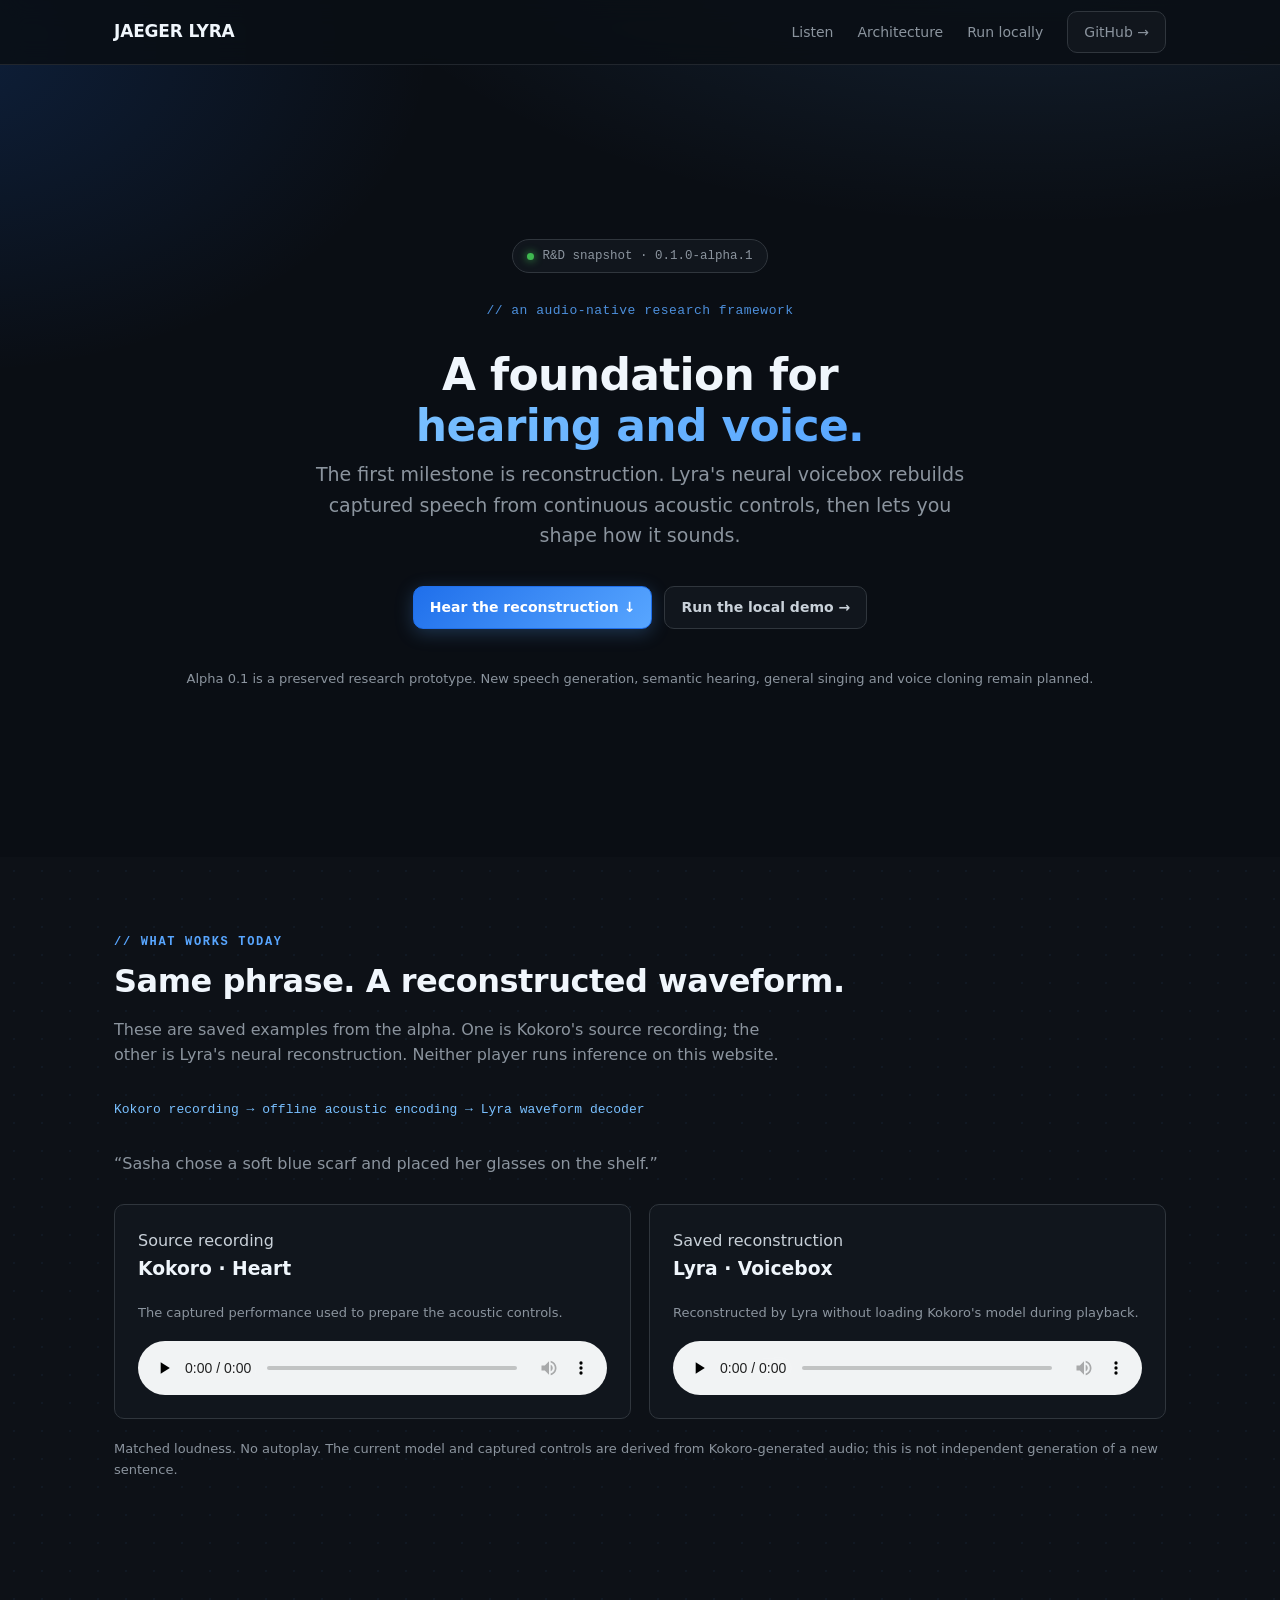
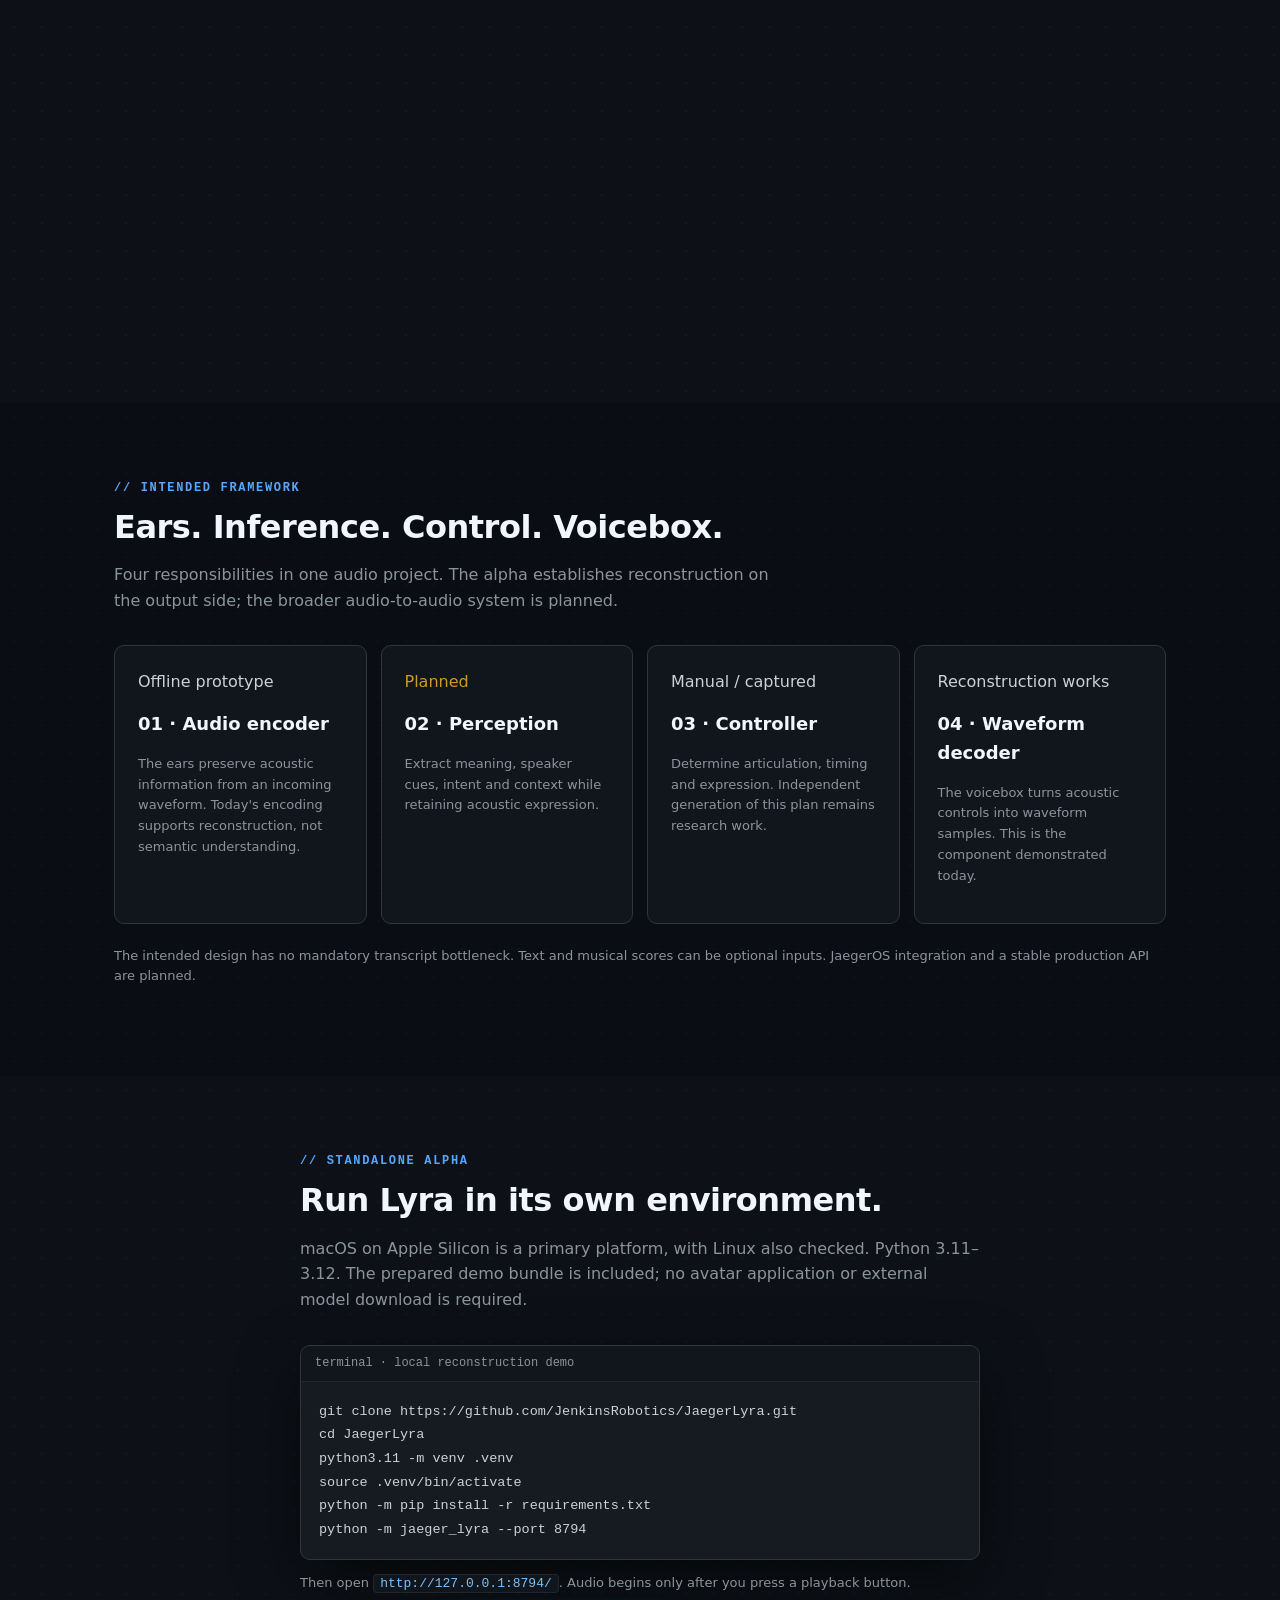
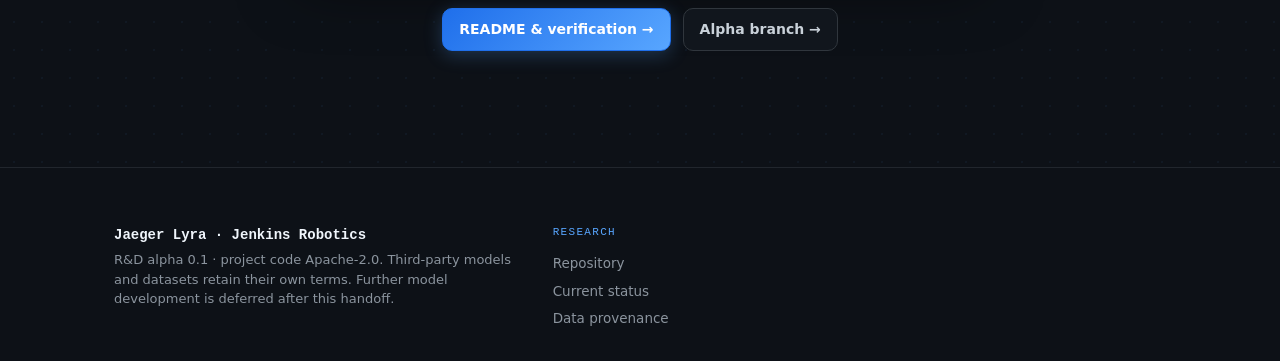
<file: index.html>
<!doctype html>
<html lang="en"><head><meta charset="utf-8"><meta name="viewport" content="width=device-width,initial-scale=1"><title>Jaeger Lyra · R&amp;D alpha 0.1</title><meta name="description" content="Jaeger Lyra is an audio-native research framework. Alpha 0.1 demonstrates independent neural reconstruction of captured Kokoro-derived speech, with expressive controls."><meta name="theme-color" content="#0d1117"><style>
  /* ── Palette + design system CLONED from JROS-site/index.html ──
     Same tokens, same section/nav/hero/feature/roadmap/footer
     patterns. See gh-pages/SITE.md for what to touch per-repo. ── */
  :root {
    --bg:        #0a0e14;
    --bg2:       #0d1117;
    --panel:     #11161d;
    --panel2:    #161b22;
    --fg:        #c9d1d9;
    --heading:   #f0f6fc;
    --muted:     #8b949e;
    --border:    #21262d;
    --border2:   #30363d;
    --accent:    #58a6ff;
    --accent2:   #79c0ff;
    --accent3:   #1f6feb;
    --glow:      rgba(88, 166, 255, 0.18);
    --green:     #3fb950;
    --warn:      #d29922;
    --red:       #f85149;
    --radius:    10px;
    --mono:      'JetBrains Mono', 'Fira Code', ui-monospace, SFMono-Regular, Menlo, Consolas, monospace;
    --sans:      -apple-system, BlinkMacSystemFont, 'Segoe UI', system-ui, sans-serif;
  }

  * { box-sizing: border-box; }
  html { scroll-behavior: smooth; scroll-padding-top: 64px; }

  body {
    margin: 0;
    color: var(--fg);
    font-family: var(--sans);
    line-height: 1.6;
    -webkit-font-smoothing: antialiased;
    background:
      radial-gradient(1200px 600px at 80% -15%, rgba(88,166,255,0.16), transparent 60%),
      radial-gradient(900px 600px at -5% 5%, rgba(31,111,235,0.18), transparent 55%),
      var(--bg);
    background-attachment: fixed;
  }

  a { color: var(--accent); text-decoration: none; }
  a:hover { color: var(--accent2); }

  .wrap { max-width: 1100px; margin: 0 auto; padding: 0 24px; }
  code.inline {
    background: var(--panel); padding: 1px 6px; border-radius: 4px;
    border: 1px solid var(--border); font-family: var(--mono);
    font-size: 13px; color: var(--accent2);
  }

  .hero, section {
    min-height: 100vh;
    display: flex;
    flex-direction: column;
    justify-content: center;
    padding: 80px 0;
    position: relative;
  }
  section:nth-of-type(odd) {
    background-color: var(--bg2);
    background-image: radial-gradient(circle, rgba(88,166,255,0.05) 1px, transparent 1.4px);
    background-size: 28px 28px;
  }
  section:nth-of-type(even) {
    background-color: var(--bg);
    background-image: radial-gradient(circle, rgba(88,166,255,0.04) 1px, transparent 1.4px);
    background-size: 28px 28px;
  }

  .hero, section { opacity: 0; transform: translateY(24px); transition: opacity .65s cubic-bezier(.2,.7,.2,1), transform .65s cubic-bezier(.2,.7,.2,1); }
  .hero.in, section.in { opacity: 1; transform: none; }
  @media (prefers-reduced-motion: reduce) {
    .hero, section { opacity: 1 !important; transform: none !important; transition: none; }
    .feature { opacity: 1 !important; transform: none !important; }
  }

  nav {
    position: sticky; top: 0; z-index: 50;
    backdrop-filter: blur(12px); -webkit-backdrop-filter: blur(12px);
    background: rgba(10, 14, 20, 0.86);
    border-bottom: 1px solid var(--border);
  }
  nav .wrap { display: flex; align-items: center; justify-content: space-between; height: 64px; }
  .brand { display: flex; align-items: center; gap: 10px; font-weight: 700; font-size: 17px; color: var(--heading); letter-spacing: -0.01em; }
  .brand-logo { flex-shrink: 0; border-radius: 6px; filter: drop-shadow(0 0 8px var(--glow)); }
  .nav-links { display: flex; align-items: center; gap: 24px; }
  .nav-links a { color: var(--muted); font-size: 14px; font-weight: 500; transition: color 0.15s ease; }
  .nav-links a:hover { color: var(--fg); }

  .btn {
    display: inline-flex; align-items: center; gap: 8px;
    padding: 9px 16px; border-radius: var(--radius); font-weight: 600; font-size: 14px;
    border: 1px solid var(--border2); color: var(--fg); background: var(--panel);
    transition: transform .12s ease, border-color .15s ease, background .15s ease;
    cursor: pointer; font-family: inherit;
  }
  .btn:hover { transform: translateY(-1px); border-color: var(--accent); color: var(--accent2); }
  .btn.primary {
    background: linear-gradient(135deg, var(--accent3), var(--accent));
    color: #fff; border: 1px solid var(--accent3);
    box-shadow: 0 4px 18px rgba(88, 166, 255, 0.25);
  }
  .btn.primary:hover { filter: brightness(1.08); color: #fff; }

  .hero { padding-top: 100px; text-align: center; overflow: hidden; position: relative; }
  .hero .wrap { position: relative; z-index: 2; }
  .hero-bg { position: absolute; inset: 0; overflow: hidden; pointer-events: none; z-index: 0; }
  .hero-bg::before {
    content: ""; position: absolute; inset: -40px;
    background-image:
      linear-gradient(rgba(88,166,255,0.07) 1px, transparent 1px),
      linear-gradient(90deg, rgba(88,166,255,0.07) 1px, transparent 1px);
    background-size: 48px 48px;
    mask-image: radial-gradient(ellipse at center, #000 30%, transparent 78%);
    -webkit-mask-image: radial-gradient(ellipse at center, #000 30%, transparent 78%);
    animation: grid-drift 32s linear infinite;
  }
  @keyframes grid-drift { from { transform: translate(0, 0); } to { transform: translate(48px, 48px); } }
  .hero-bg .orb { position: absolute; width: 540px; height: 540px; border-radius: 50%; filter: blur(80px); opacity: 0.55; will-change: transform; }
  .hero-bg .orb.one { background: radial-gradient(circle, rgba(88,166,255,0.55), transparent 70%); top: -180px; left: -120px; animation: orb-float-1 22s ease-in-out infinite; }
  .hero-bg .orb.two { background: radial-gradient(circle, rgba(31,111,235,0.5), transparent 70%); bottom: -200px; right: -120px; animation: orb-float-2 28s ease-in-out infinite; }
  .hero-bg .orb.three { width: 320px; height: 320px; background: radial-gradient(circle, rgba(121,192,255,0.35), transparent 70%); top: 30%; left: 50%; transform: translate(-50%, -50%); animation: orb-pulse 9s ease-in-out infinite; }
  @keyframes orb-float-1 { 0%, 100% { transform: translate(0, 0) scale(1); } 50% { transform: translate(140px, 80px) scale(1.12); } }
  @keyframes orb-float-2 { 0%, 100% { transform: translate(0, 0) scale(1); } 50% { transform: translate(-100px, -60px) scale(1.08); } }
  @keyframes orb-pulse { 0%, 100% { opacity: 0.32; transform: translate(-50%, -50%) scale(1); } 50% { opacity: 0.55; transform: translate(-50%, -50%) scale(1.18); } }
  .hero-bg .scan {
    position: absolute; left: 0; right: 0; height: 180px;
    background: linear-gradient(180deg, transparent 0%, rgba(88,166,255,0.10) 50%, transparent 100%);
    animation: scan-sweep 14s linear infinite; will-change: transform;
  }
  @keyframes scan-sweep { 0% { transform: translateY(-100%); opacity: 0; } 8% { opacity: 1; } 92% { opacity: 1; } 100% { transform: translateY(110vh); opacity: 0; } }
  .hero-bg .dot { position: absolute; width: 4px; height: 4px; border-radius: 50%; background: var(--accent2); box-shadow: 0 0 8px var(--accent2); opacity: 0.7; }
  .hero-bg .dot.a { top: 22%; left: 14%; animation: dot-drift 13s ease-in-out infinite; }
  .hero-bg .dot.b { top: 70%; left: 22%; animation: dot-drift 17s ease-in-out infinite reverse; }
  .hero-bg .dot.c { top: 30%; right: 18%; animation: dot-drift 19s ease-in-out infinite; }
  .hero-bg .dot.d { top: 78%; right: 12%; animation: dot-drift 15s ease-in-out infinite reverse; }
  .hero-bg .dot.e { top: 12%; left: 52%; animation: dot-drift 21s ease-in-out infinite; }
  @keyframes dot-drift { 0%, 100% { transform: translate(0, 0); opacity: 0.5; } 50% { transform: translate(20px, -16px); opacity: 1; } }
  @media (prefers-reduced-motion: reduce) {
    .hero-bg::before, .hero-bg .orb, .hero-bg .scan, .hero-bg .dot, .hero-mark { animation: none !important; }
  }

  .badge {
    display: inline-flex; align-items: center; gap: 8px; font-size: 12.5px; font-family: var(--mono);
    color: var(--muted); border: 1px solid var(--border2); background: var(--panel);
    padding: 6px 14px; border-radius: 999px; margin-bottom: 28px;
  }
  .badge .dot { width: 7px; height: 7px; border-radius: 50%; background: var(--green); box-shadow: 0 0 8px var(--green); }

  .hero-logo { display: flex; align-items: center; justify-content: center; gap: 18px; margin-bottom: 6px; }
  .hero-mark { border-radius: 14px; filter: drop-shadow(0 6px 26px var(--glow)) drop-shadow(0 0 10px rgba(88,166,255,0.25)); animation: mark-bob 6s ease-in-out infinite; }
  @keyframes mark-bob { 0%, 100% { transform: translateY(0); } 50% { transform: translateY(-4px); } }
  .wordmark { font-family: var(--mono); font-size: clamp(36px, 7vw, 56px); font-weight: 700; color: var(--heading); letter-spacing: -0.02em; line-height: 1; }

  .hero h1 { font-size: clamp(28px, 4.4vw, 44px); line-height: 1.15; margin: 24px 0 8px; letter-spacing: -0.015em; font-weight: 700; color: var(--heading); }
  .hero h1 .grad { background: linear-gradient(135deg, var(--accent2), var(--accent)); -webkit-background-clip: text; background-clip: text; -webkit-text-fill-color: transparent; }
  .hero .slogan { color: var(--accent); font-family: var(--mono); font-size: 13px; margin: 0 0 28px; letter-spacing: 0.5px; opacity: 0.85; }
  .hero .lede { font-size: clamp(16px, 2.1vw, 19px); color: var(--muted); max-width: 660px; margin: 0 auto 36px; }
  .hero-cta { display: flex; gap: 12px; justify-content: center; flex-wrap: wrap; margin-bottom: 40px; }

  .term { max-width: 680px; margin: 32px auto 0; text-align: left; background: var(--panel2); border: 1px solid var(--border2); border-radius: var(--radius); overflow: hidden; box-shadow: 0 24px 60px rgba(0, 0, 0, 0.55); }
  .term-bar { display: flex; align-items: center; justify-content: space-between; padding: 8px 14px; border-bottom: 1px solid var(--border); background: var(--panel); }
  .term-bar .ttl { color: var(--muted); font-size: 12px; font-family: var(--mono); }
  .term-bar .lights { display: flex; gap: 6px; }
  .term-bar .lights span { width: 11px; height: 11px; border-radius: 50%; background: var(--border2); }
  .term-bar .lights span:first-child { background: #ff5f57; }
  .term-bar .lights span:nth-child(2) { background: #febc2e; }
  .term-bar .lights span:nth-child(3) { background: #28c840; }
  .term pre { margin: 0; padding: 18px 18px; font-family: var(--mono); font-size: 13.5px; color: var(--fg); line-height: 1.75; white-space: pre-wrap; word-break: break-all; }
  .term .pmt { color: var(--accent); }
  .term .cm { color: var(--muted); font-style: italic; }
  .term .ok { color: var(--green); }
  .term .blink { display: inline-block; color: var(--accent2); animation: term-blink 1.05s steps(1) infinite; }
  @keyframes term-blink { 50% { opacity: 0; } }

  .eyebrow { color: var(--accent); font-weight: 700; font-family: var(--mono); font-size: 12px; letter-spacing: 0.14em; text-transform: uppercase; }
  h2.h { font-size: clamp(22px, 3.2vw, 32px); margin: 10px 0 16px; letter-spacing: -0.015em; color: var(--heading); font-weight: 700; line-height: 1.2; }
  .sub { color: var(--muted); max-width: 680px; font-size: 16px; }
  .center { text-align: center; }
  .center .sub { margin-left: auto; margin-right: auto; }

  .feature-grid { display: grid; grid-template-columns: repeat(auto-fill, minmax(280px, 1fr)); gap: 18px; margin-top: 44px; }
  .feature { background: var(--panel); border: 1px solid var(--border); border-radius: var(--radius); padding: 22px; transition: border-color .18s ease, transform .18s ease, background .18s ease; opacity: 0; transform: translateY(16px); }
  #features.in .feature { animation: domino-in .5s cubic-bezier(.2,.7,.2,1) forwards; }
  #features.in .feature:nth-child(1) { animation-delay: .04s; }
  #features.in .feature:nth-child(2) { animation-delay: .09s; }
  #features.in .feature:nth-child(3) { animation-delay: .14s; }
  #features.in .feature:nth-child(4) { animation-delay: .19s; }
  #features.in .feature:nth-child(5) { animation-delay: .24s; }
  #features.in .feature:nth-child(6) { animation-delay: .29s; }
  @keyframes domino-in { to { opacity: 1; transform: none; } }
  .feature:hover { border-color: var(--accent); transform: translateY(-2px); background: var(--panel2); }
  .feature h3 { font-size: 16px; margin: 0 0 8px; color: var(--heading); font-weight: 600; letter-spacing: -0.01em; }
  .feature p { margin: 0; color: var(--muted); font-size: 14px; line-height: 1.55; }
  .feature .pill { display: inline-block; margin-top: 12px; padding: 2px 9px; font-family: var(--mono); font-size: 11px; color: var(--accent2); background: rgba(88, 166, 255, 0.08); border: 1px solid rgba(88, 166, 255, 0.25); border-radius: 999px; }
  .feature .pill.dev { color: var(--warn); background: rgba(210, 153, 34, 0.08); border-color: rgba(210, 153, 34, 0.30); }
  .feature.dev { border-style: dashed; background: rgba(13, 17, 23, 0.5); }

  .ondeck-divider { display: flex; align-items: center; gap: 14px; margin: 56px 0 24px; color: var(--accent); font-family: var(--mono); font-size: 12px; letter-spacing: 0.14em; text-transform: uppercase; }
  .ondeck-divider::before, .ondeck-divider::after { content: ""; flex: 1; height: 1px; background: linear-gradient(90deg, transparent, var(--border2), transparent); }

  .arch { margin-top: 44px; display: grid; grid-template-columns: 1fr 1fr; gap: 24px; align-items: start; }
  @media (max-width: 720px) { .arch { grid-template-columns: 1fr; } }
  .arch-box { background: var(--panel); border: 1px solid var(--border2); border-radius: var(--radius); padding: 22px; }
  .arch-box h4 { margin: 0 0 8px; color: var(--accent); font-family: var(--mono); font-size: 13px; text-transform: uppercase; letter-spacing: 0.08em; }
  .arch-box h3 { margin: 0 0 12px; font-size: 18px; color: var(--heading); }
  .arch-box p { margin: 0; color: var(--muted); font-size: 14px; line-height: 1.6; }

  .roadmap { margin-top: 44px; position: relative; }
  .roadmap::before { content: ""; position: absolute; left: 18px; top: 6px; bottom: 6px; width: 2px; background: linear-gradient(180deg, var(--accent), var(--accent3), transparent); }
  .milestone { position: relative; padding: 0 0 28px 56px; }
  .milestone::before { content: ""; position: absolute; left: 11px; top: 6px; width: 16px; height: 16px; border-radius: 50%; background: var(--bg); border: 2px solid var(--accent); box-shadow: 0 0 0 4px var(--bg2), 0 0 12px var(--glow); }
  .milestone.done::before { background: var(--accent); }
  .milestone.next::before { background: var(--bg); border-color: var(--accent2); animation: pulse 2.4s ease-in-out infinite; }
  @keyframes pulse { 0%, 100% { box-shadow: 0 0 0 4px var(--bg2), 0 0 12px var(--glow); } 50% { box-shadow: 0 0 0 4px var(--bg2), 0 0 22px var(--accent2); } }
  .milestone h4 { margin: 0 0 6px; font-family: var(--mono); font-size: 13px; color: var(--accent); letter-spacing: 0.04em; }
  .milestone h3 { margin: 0 0 8px; color: var(--heading); font-size: 17px; letter-spacing: -0.01em; }
  .milestone p { margin: 0; color: var(--muted); font-size: 14px; line-height: 1.6; }

  .install-grid { margin-top: 44px; display: grid; grid-template-columns: 1fr; gap: 20px; max-width: 760px; }
  .step { background: var(--panel); border: 1px solid var(--border); border-radius: var(--radius); padding: 22px; position: relative; }
  .step .n { position: absolute; top: -14px; left: 18px; background: var(--accent); color: #fff; font-family: var(--mono); font-weight: 700; font-size: 14px; padding: 3px 10px; border-radius: 999px; box-shadow: 0 4px 12px var(--glow); }
  .step h3 { margin: 8px 0 8px; color: var(--heading); font-size: 16px; }
  .step p { margin: 0 0 12px; color: var(--muted); font-size: 14px; }
  .step pre { margin: 0; padding: 14px; background: var(--bg2); border: 1px solid var(--border); border-radius: 6px; font-family: var(--mono); font-size: 12.5px; color: var(--fg); overflow-x: auto; line-height: 1.55; }
  .step pre .pmt { color: var(--accent); }
  .step pre .cm { color: var(--muted); }

  footer { border-top: 1px solid var(--border); padding: 56px 0 32px; background: var(--bg2); }
  footer .wrap { display: grid; grid-template-columns: 1.3fr 2fr; gap: 40px; align-items: start; }
  @media (max-width: 720px) { footer .wrap { grid-template-columns: 1fr; gap: 28px; } }
  .foot-brand { display: flex; align-items: flex-start; gap: 14px; }
  .foot-brand img { border-radius: 6px; border: 1px solid var(--border2); background: #fff; padding: 3px; flex-shrink: 0; }
  .foot-line { font-family: var(--mono); color: var(--heading); font-size: 14px; margin-bottom: 4px; font-weight: 600; }
  .foot-sub { color: var(--muted); font-size: 13px; line-height: 1.5; }
  .foot-sub a { color: var(--accent); }
  .foot-cols { display: grid; grid-template-columns: repeat(3, 1fr); gap: 28px; }
  @media (max-width: 540px) { .foot-cols { grid-template-columns: repeat(2, 1fr); gap: 20px; } }
  .foot-col { display: flex; flex-direction: column; gap: 6px; }
  .foot-h { color: var(--accent); font-family: var(--mono); font-size: 11px; text-transform: uppercase; letter-spacing: 0.12em; margin-bottom: 6px; }
  .foot-col a { color: var(--muted); font-size: 13.5px; }
  .foot-col a:hover { color: var(--fg); }
  .foot-motto { margin-top: 10px; color: var(--accent2); font-family: var(--mono); font-size: 12px; font-style: italic; letter-spacing: 0.02em; opacity: 0.85; }

  @media (max-width: 640px) { .nav-links a:not(.btn) { display: none; } .nav-links { gap: 12px; } }

.hero,section{opacity:1;transform:none}.hero{min-height:88vh}section{min-height:0;padding:76px 0}.site-flow{display:grid;grid-template-columns:repeat(4,1fr);gap:14px;margin-top:32px}.site-flow article,.sample-card{background:var(--panel);border:1px solid var(--border2);padding:23px;border-radius:var(--radius)}.site-flow h3{font-size:18px;color:var(--heading);margin:15px 0}.site-flow p{font-size:13px;color:var(--muted)}.sample-grid{display:grid;grid-template-columns:1fr 1fr;gap:18px;margin-top:28px}.sample-card h3{margin-top:0;color:var(--heading)}audio{display:block;width:100%;margin-top:18px}.note{font-size:13px;color:var(--muted)}.pill.planned{color:var(--warn)}.term pre{white-space:pre-wrap;overflow-wrap:anywhere}.source-flow{font:13px var(--mono);color:var(--accent2);padding:18px 0}.nav-links{flex-wrap:wrap}.foot-sub{max-width:600px}@media(max-width:800px){.site-flow{grid-template-columns:1fr 1fr}.nav-links>a:not(.btn){display:none}.hero{min-height:0;padding-top:130px}}@media(max-width:540px){.site-flow,.sample-grid{grid-template-columns:1fr}.hero .wordmark{font-size:34px}.wrap{padding:0 20px}}
</style></head>
<body>
<nav><div class="wrap"><a class="brand" href="#top">JAEGER LYRA</a><div class="nav-links"><a href="#demo">Listen</a><a href="#architecture">Architecture</a><a href="#install">Run locally</a><a class="btn" href="https://github.com/JenkinsRobotics/JaegerLyra">GitHub →</a></div></div></nav>
<header class="hero" id="top"><div class="wrap"><div class="badge"><span class="dot"></span> R&amp;D snapshot · 0.1.0-alpha.1</div><p class="slogan">// an audio-native research framework</p><h1>A foundation for<br><span class="grad">hearing and voice.</span></h1><p class="lede">The first milestone is reconstruction. Lyra's neural voicebox rebuilds captured speech from continuous acoustic controls, then lets you shape how it sounds.</p><div class="hero-cta"><a class="btn primary" href="#demo">Hear the reconstruction ↓</a><a class="btn" href="#install">Run the local demo →</a></div><p class="note" style="margin-top:27px">Alpha 0.1 is a preserved research prototype. New speech generation, semantic hearing, general singing and voice cloning remain planned.</p></div></header>
<section id="demo"><div class="wrap"><div class="eyebrow">// what works today</div><h2 class="h">Same phrase. A reconstructed waveform.</h2><p class="sub">These are saved examples from the alpha. One is Kokoro's source recording; the other is Lyra's neural reconstruction. Neither player runs inference on this website.</p><div class="source-flow">Kokoro recording → offline acoustic encoding → Lyra waveform decoder</div><p class="sub">“Sasha chose a soft blue scarf and placed her glasses on the shelf.”</p><div class="sample-grid"><div class="sample-card"><span class="pill">Source recording</span><h3>Kokoro · Heart</h3><p class="note">The captured performance used to prepare the acoustic controls.</p><audio controls preload="none" aria-label="Kokoro Heart source recording" src="assets/heart-source.wav"></audio></div><div class="sample-card"><span class="pill">Saved reconstruction</span><h3>Lyra · Voicebox</h3><p class="note">Reconstructed by Lyra without loading Kokoro's model during playback.</p><audio controls preload="none" aria-label="Lyra reconstruction of Heart" src="assets/heart-lyra.wav"></audio></div></div><p class="note" style="margin-top:20px">Matched loudness. No autoplay. The current model and captured controls are derived from Kokoro-generated audio; this is not independent generation of a new sentence.</p><div class="features" style="margin-top:35px"><div class="feature"><h3>Complete words &amp; phrases</h3><p>Three captured voices, eighteen words and nine phrase comparisons. Whole words finish automatically.</p><span class="pill">Working prototype</span></div><div class="feature"><h3>Expressive controls</h3><p>Pitch, volume, resonance, brightness, pace and vibrato. Optional hold mode sustains a captured vowel.</p><span class="pill">Experimental shaping</span></div><div class="feature"><h3>Local streaming</h3><p>The Python decoder delivers short audio packets to a browser AudioWorklet. No account or remote inference service.</p><span class="pill">Prepared performances</span></div></div></div></section>
<section id="architecture"><div class="wrap"><div class="eyebrow">// intended framework</div><h2 class="h">Ears. Inference. Control. Voicebox.</h2><p class="sub">Four responsibilities in one audio project. The alpha establishes reconstruction on the output side; the broader audio-to-audio system is planned.</p><div class="site-flow"><article><span class="pill">Offline prototype</span><h3>01 · Audio encoder</h3><p>The ears preserve acoustic information from an incoming waveform. Today's encoding supports reconstruction, not semantic understanding.</p></article><article><span class="pill planned">Planned</span><h3>02 · Perception</h3><p>Extract meaning, speaker cues, intent and context while retaining acoustic expression.</p></article><article><span class="pill">Manual / captured</span><h3>03 · Controller</h3><p>Determine articulation, timing and expression. Independent generation of this plan remains research work.</p></article><article><span class="pill">Reconstruction works</span><h3>04 · Waveform decoder</h3><p>The voicebox turns acoustic controls into waveform samples. This is the component demonstrated today.</p></article></div><p class="note" style="margin-top:22px">The intended design has no mandatory transcript bottleneck. Text and musical scores can be optional inputs. JaegerOS integration and a stable production API are planned.</p></div></section>
<section id="install"><div class="wrap"><div class="eyebrow">// standalone alpha</div><h2 class="h">Run Lyra in its own environment.</h2><p class="sub">macOS on Apple Silicon is a primary platform, with Linux also checked. Python 3.11–3.12. The prepared demo bundle is included; no avatar application or external model download is required.</p><div class="term"><div class="term-bar"><span class="ttl">terminal · local reconstruction demo</span></div><pre>git clone https://github.com/JenkinsRobotics/JaegerLyra.git
cd JaegerLyra
python3.11 -m venv .venv
source .venv/bin/activate
python -m pip install -r requirements.txt
python -m jaeger_lyra --port 8794</pre></div><p class="note">Then open <code class="inline">http://127.0.0.1:8794/</code>. Audio begins only after you press a playback button.</p><div class="hero-cta"><a class="btn primary" href="https://github.com/JenkinsRobotics/JaegerLyra/blob/master/README.md">README &amp; verification →</a><a class="btn" href="https://github.com/JenkinsRobotics/JaegerLyra/tree/alpha/0.1">Alpha branch →</a></div></div></section>
<footer><div class="wrap"><div class="foot-brand"><div><div class="foot-line">Jaeger Lyra · Jenkins Robotics</div><div class="foot-sub">R&amp;D alpha 0.1 · project code Apache-2.0. Third-party models and datasets retain their own terms. Further model development is deferred after this handoff.</div></div></div><div class="foot-cols"><div class="foot-col"><div class="foot-h">Research</div><a href="https://github.com/JenkinsRobotics/JaegerLyra">Repository</a><a href="https://github.com/JenkinsRobotics/JaegerLyra/blob/master/dev/docs/reality/STATUS.md">Current status</a><a href="https://github.com/JenkinsRobotics/JaegerLyra/blob/master/docs/DATA_PROVENANCE.md">Data provenance</a></div></div></div></footer>
<script>const players=[...document.querySelectorAll('audio')];for(const player of players)player.addEventListener('play',()=>players.forEach(other=>{if(other!==player)other.pause()}));</script>
</body></html>
</file>
